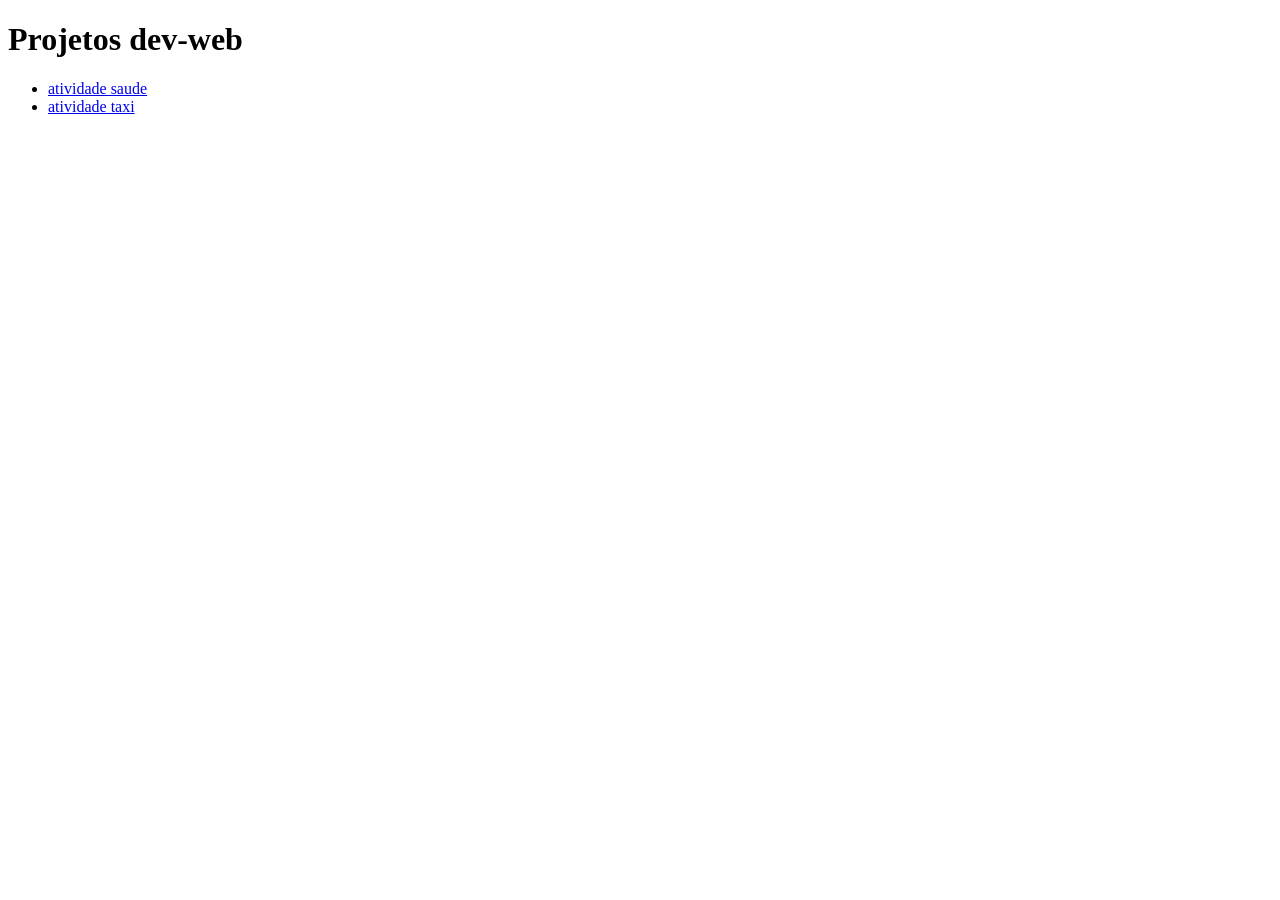
<file: index.html>
<!DOCTYPE html>
<html lang="en">
<head>
    <meta charset="UTF-8">
    <meta name="viewport" content="width=device-width, initial-scale=1.0">
    <title>Projetosdev-web</title>
</head>
<body>
    <main>
        <h1>
            Projetos dev-web
        </h1>
    <ul>
        <li>
            <a href="atv_saude/">atividade saude</a>
        </li>
        <li>
            <a href="atv-taxi/">atividade taxi</a>
        </li>
    </ul>
    </main>
</body>
</html>
</file>
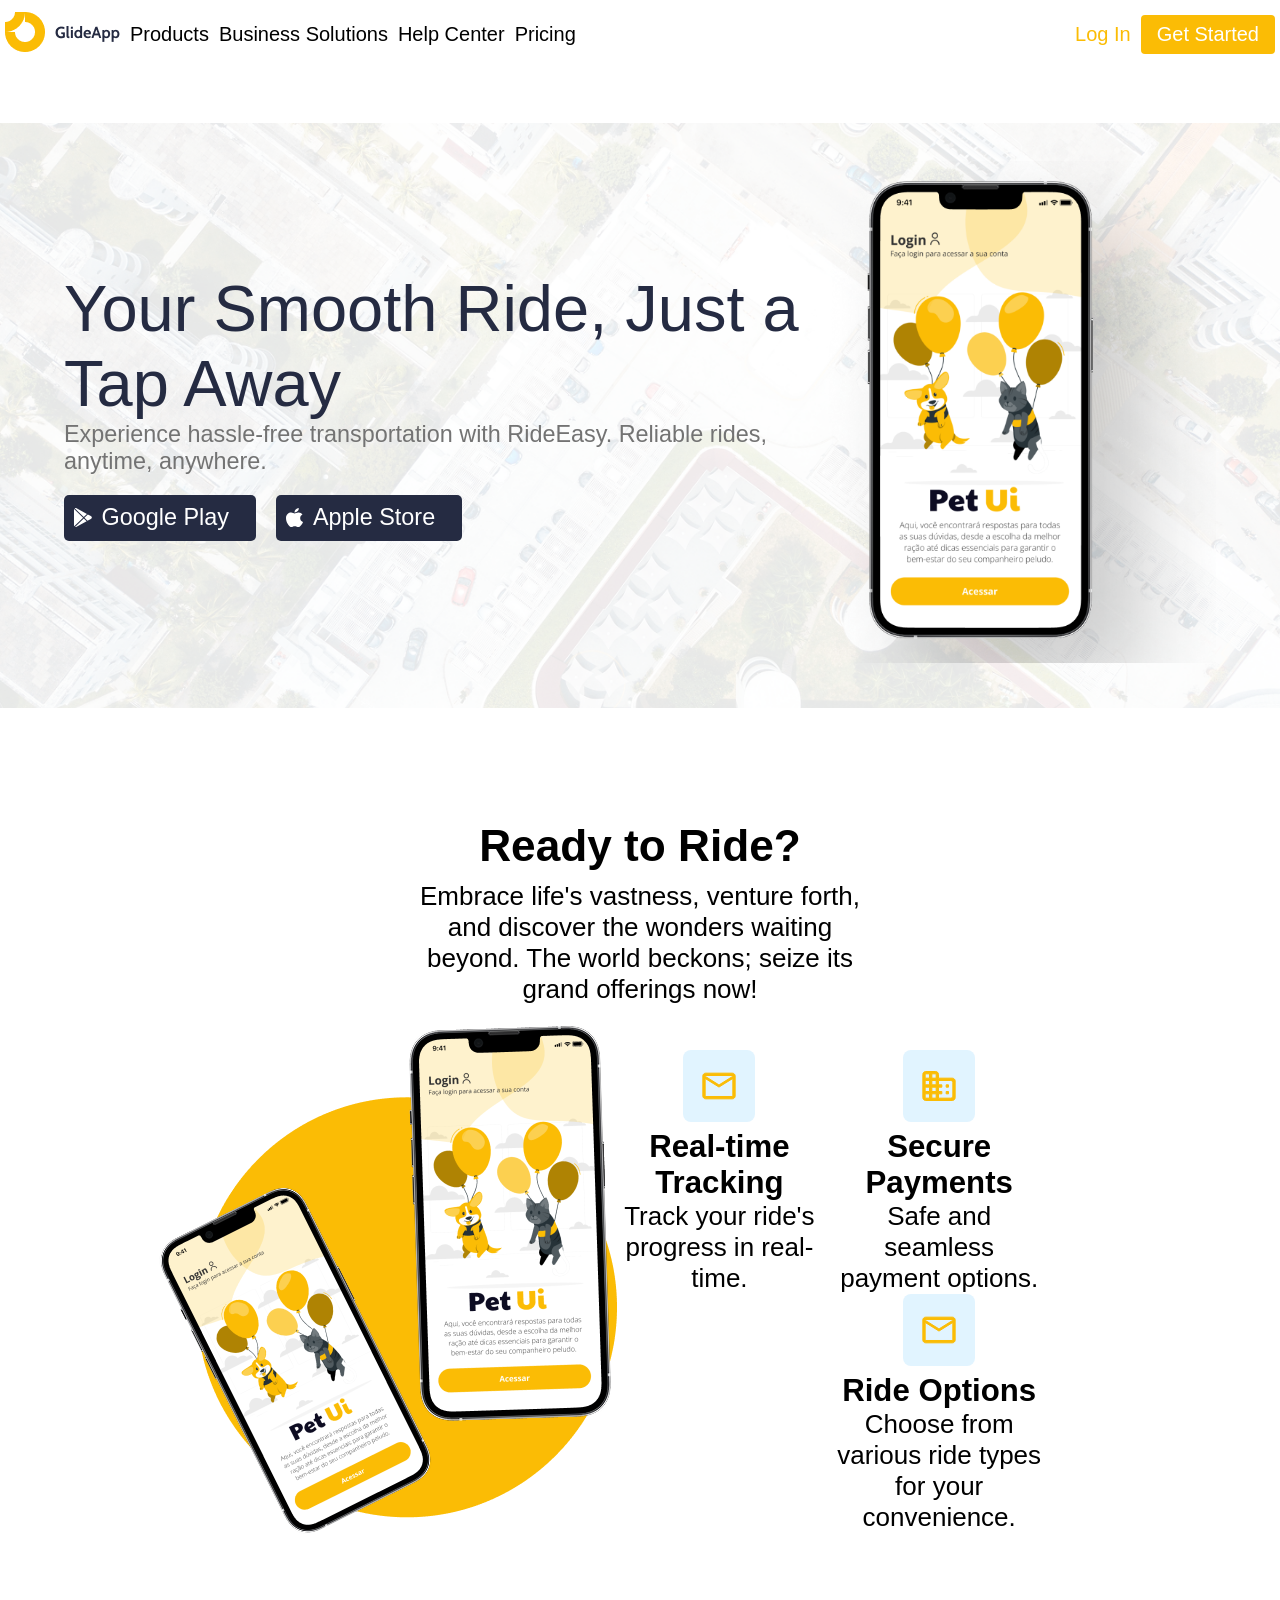
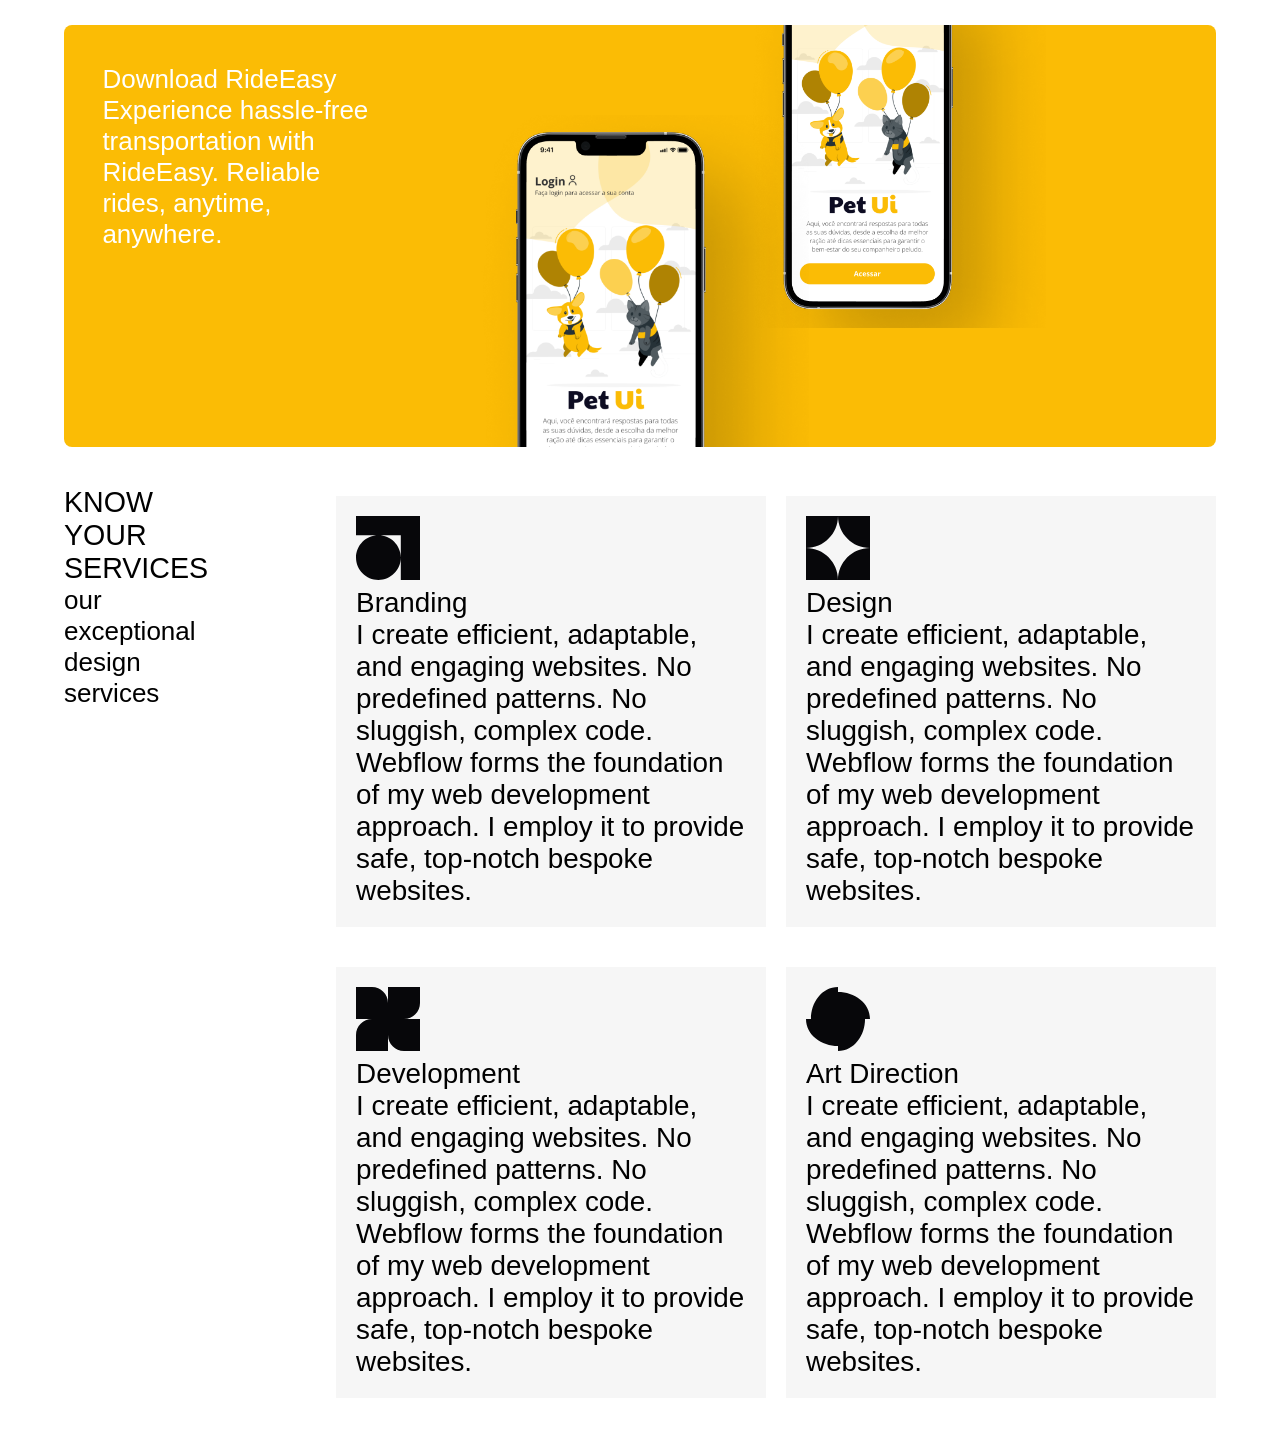
<file: atv-taxi/index.html>
<!doctype html>
<html lang="pt-BR">
  <head>
    <meta charset="UTF-8" />
    <meta name="viewport" content="width=device-width, initial-scale=1.0" />
    <title>Atividade Taxi</title>
    <link rel="stylesheet" href="css/reset.css" />
    <link rel="stylesheet" href="css/style.css" />
  </head>
  <body>
    <header>
      <nav>
        <ul>
          <li>
            <a href="#"
              ><img src="images/logo-glide-app.png" alt="logoGlide"
            /></a>
          </li>
          <li>
            <a href="#">Products</a>
          </li>
          <li>
            <a href="#">Business Solutions</a>
          </li>
          <li>
            <a href="#">Help Center</a>
          </li>
          <li>
            <a href="#">Pricing</a>
          </li>
        </ul>
        <ul>
          <li class="text-yellow">
            <a href="#">Log In</a>
          </li>
          <li class="button-yellow">
            <a href="#">Get Started</a>
          </li>
        </ul>
      </nav>
    </header>
    <main>
      <section class="banner">
        <div>
          <h1>Your Smooth Ride, Just a Tap Away</h1>
          <p>
            Experience hassle-free transportation with RideEasy. Reliable rides,
            anytime, anywhere.
          </p>

          <p class="buttons">
            <a href="#">
              <img src="images/icon-button-google.svg" alt="icon-button" />
              <span>Google Play</span>
            </a>
            <a href="#">
              <img src="images/icon-apple-ios.svg" alt="icon-button" />
              <span> Apple Store </span>
            </a>
          </p>
        </div>
        <div class="image">
          <img src="images/iphone-pet-ui.png" alt="iphone-img" />
        </div>
      </section>
      <section class="ready">
        <h2>Ready to Ride?</h2>
        <p>
          Embrace life's vastness, venture forth, and discover the wonders
          waiting beyond. The world beckons; seize its grand offerings now!
        </p>
        <div>
          <div class="imagem">
            <img src="images/smartphones-pet-uis.png" alt="smartphones-img" />
          </div>
          <div class="lista">
            <ul>
              <li>
                <img src="images/icon-back-blue-letter.svg" alt="icone-carta" />
                <h3>Real-time Tracking</h3>
                <p>Track your ride's progress in real-time.</p>
              </li>
              <li>
                <img
                  src="images/icon-back-blue-building.svg"
                  alt="icone-build"
                />
                <h3>Secure Payments</h3>
                <p>Safe and seamless payment options.</p>
                <img
                  src="images/icon-back-blue-letter.svg"
                  alt="icone-letter"
                />
                <h3>Ride Options</h3>
                <p>Choose from various ride types for your convenience.</p>
              </li>
            </ul>
          </div>
        </div>
      </section>
      <section class="download">
        <h2>Download RideEasy</h2>
        <p>
          Experience hassle-free transportation with RideEasy. Reliable rides,
          anytime, anywhere.
        </p>
        <p>
          <button>

          </button>
        </p>
        </div>
      </section>
      <section class="services">
      <div class="text">
        <h2> KNOW YOUR SERVICES</h2>
        <p>
          our exceptional design services
        </p>
        </div>
      </div>
      <ul>
         <li>
            <img src="images/icon-brading.svg" alt="">
          <h3>
            Branding
          </h3>
          <p>
            I create efficient, adaptable, and engaging websites. No predefined patterns. No sluggish, complex code. Webflow forms the foundation of my web development approach. I employ it to provide safe, top-notch bespoke websites.
          </p>
         </li>
          <li>
            <img src="images/icon-design.svg" alt="">
            <h3>
              Design
            </h3>
            <p>
              I create efficient, adaptable, and engaging websites. No predefined patterns. No sluggish, complex code. Webflow forms the foundation of my web development approach. I employ it to provide safe, top-notch bespoke websites.
            </p>
          </li>
          <li>
            <img src="images/icon-development.svg" alt="">
            <h3>
              Development
            </h3>
            <p>
              I create efficient, adaptable, and engaging websites. No predefined patterns. No sluggish, complex code. Webflow forms the foundation of my web development approach. I employ it to provide safe, top-notch bespoke websites.
            </p>
            <li>
              <img src="images/icon-art.svg" alt="">
              <h3>
                Art Direction
              </h3>
              <p>
                I create efficient, adaptable, and engaging websites. No predefined patterns. No sluggish, complex code. Webflow forms the foundation of my web development approach. I employ it to provide safe, top-notch bespoke websites.
              </p>
            </li>
          </li>
      </ul>
    </section>
    </main>
  </body>
</html>
</file>
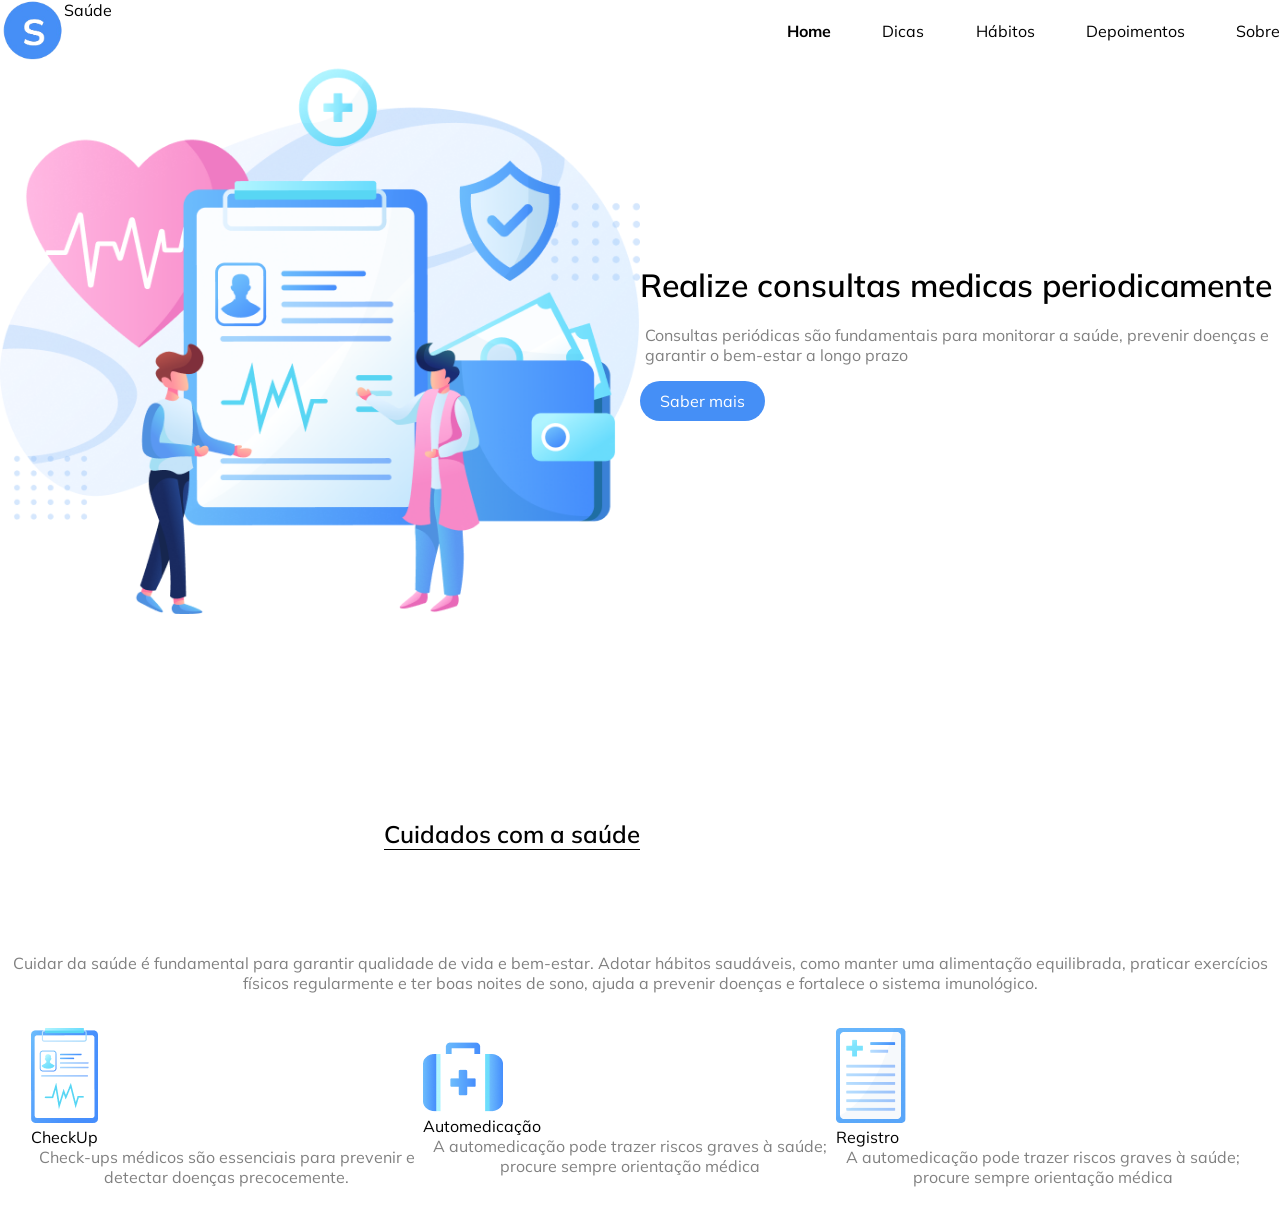
<file: atv_saude/index.html>
<!DOCTYPE html>
<html lang="en">
<head>
    <meta charset="UTF-8">
    <meta name="viewport" content="width=device-width, initial-scale=1.0">
    <title>Saúde</title>
    <link rel="stylesheet" href="css/reset.css">
    <link rel="stylesheet" href="css/style.css">
    <link rel="preconnect" href="https://fonts.googleapis.com">
    <link rel="preconnect" href="https://fonts.gstatic.com" crossorigin>
    <link href="https://fonts.googleapis.com/css2?family=Mulish:ital,wght@0,200..1000;1,200..1000&display=swap" rel="stylesheet">
</head>
<body>
    <header>
        <nav>
            <div class="sla">
                  <img src="images/logo.png" alt="logo">
                  <h1>Saúde</h1>
            </div>
            <ul>
                <li class="home">
                    <a href="index.html">Home</a>
                </li>
                <li>
                    <a href="#">Dicas</a>
                </li>
                <li>
                    <a href="#">Hábitos</a>
                </li>
                <li>
                    <a href="#">Depoimentos</a>
                </li>
                <li>
                    <a href="#">Sobre</a>
                </li>
            </ul>
        </nav>
    </header>
    <main>
        <section class="inicio">
            <img src="images/fotoinvio.png" alt="">
            <div>
                <h3>Realize consultas <span>medicas </span> periodicamente</h3>
            <p>
            Consultas periódicas são fundamentais para 
            monitorar a saúde, prevenir doenças e garantir
            o bem-estar a longo prazo
            </p>
            <a href="#">Saber mais</a>
            </div>
        </section>       
        <section class="cuidados">
            <h2>
                Cuidados com a saúde
            </h2>
            <p>
                Cuidar da saúde é fundamental para garantir qualidade de vida e bem-estar. Adotar hábitos saudáveis, como manter uma alimentação equilibrada, praticar exercícios físicos regularmente e ter boas noites de sono, ajuda a prevenir doenças e fortalece o sistema imunológico.
            </p>
            <ul>
                <li>
                    <img src="images/sla.png" alt="">
                    <h3>
                        CheckUp
                    </h3>
                    <p>
                        Check-ups médicos são essenciais para prevenir e detectar doenças precocemente.
                    </p>
                </li>
                <li>
                    <img src="images/maleta.png" alt="">
                    <h3>
                        Automedicação
                    </h3>
                    <p>
                        A automedicação pode trazer riscos graves à saúde; procure sempre orientação médica
                    </p>
                </li>
                <li>
                    <img src="images/pranceta.png" alt="">
                    <h3>
                        Registro
                    </h3>
                    <p>
                        A automedicação pode trazer riscos graves à saúde; procure sempre orientação médica
                    </p>
                </li>
            </ul>
        </section>
    </main>
</body>
</html>
</file>
<file: atv-taxi/css/style.css>
html {
  font-size: clamp(1rem, calc(0.5rem + 2vw), 1.625rem);
  font-family:
    "Trebuchet MS", "Lucida Sans Unicode", "Lucida Grande", "Lucida Sans",
    Arial, sans-serif;
}

header {
  padding: 10px;
  text-align: center;
}

header li {
  margin: 10px 0 0 0;
}

.text-yellow {
  color: #fbbc05;
}

.button-yellow a {
  padding: 8px 16px;
  background-color: #fbbc05;
  border-radius: 4px;
  color: white;
  display: inline-block;
}

/* === Banner === */
.banner {
  background-image: url(../images/background-banner.png);
  background-size: 100% auto;
  padding: 3vw 5vw;
  margin: 5vw 0;
}

.banner div.image {
  display: none;
}

.banner h1 {
  font-size: 2.5rem;
  color: #252b42;
}

.banner p {
  font-size: 0.9rem;
  color: #737373;
  margin-bottom: 20px;
}

.banner a {
  background: #252b42;
  display: flex;
  align-items: center;
  border-radius: 5px;
  padding: 4px 10px;
  gap: 10px;
}

.banner p.buttons {
  display: flex;
  color: white;
  gap: 20px;
}

.banner p.buttons img {
  height: 50%;
}

.ready div.imagem {
  display: none;
}

.ready {
  text-align: center;
  padding: 3vw 5vw;
}
.ready > p {
  margin-bottom: 20px;
}

.ready h2 {
  font-size: 1.7rem;
  font-weight: 700;
  padding: 10px 0;
}

.ready div.lista li {
  margin-top: 25px;
}

.ready div.lista h3 {
  font-size: 1.2rem;
  font-weight: 700;
}

.download {
  margin: 3vw 5vw;
  border-radius: 8px;
  padding: 10px;
  color: white;
  background-color: #fbbc05;
}
section.dowload h2 {
  font-size:1.5rem;
  margin: 20px 0 20px 0;
}
section.dowload button {
  background: #252b42
  padding 10px; 
}
section.services {
  margin: 3vw 5vw 3vw 5vw;
}
section.services h2 {
  font-size: 1.1rem;
}
section.services div.text {
  margin: 0 0 20px 0;
}
section.services ul li {
  background: #F6F6F6;
  padding: 20px 20px 20px 20px;
  margin: 10px 0 10px 0;
}
section.services ul li {
  font-size: 1.07rem;

}


@media only screen and (min-width: 600px) {
  nav {
    display: flex;
    justify-content: space-between;
  }

  header ul {
    display: flex;
    align-items: center;
    gap: 10px;
  }

  header {
    padding: 2px 5px;
    font-size: 20px;
  }

  .banner {
    align-items: center;
    display: flex;
  }

  .banner div.image {
    display: block;
  }

  .ready div.imagem {
    display: block;
  }

  .ready > p {
    padding: 0 30%;
  }

  .ready > div {
    display: flex;
    justify-content: center;
  }

  .ready div.lista ul {
    display: flex;
    flex-wrap: wrap;
    gap: 15px;
    width: 40vw;
  }

  .ready div.lista li {
    width: 40%;
  }
  .download{
    padding: 3vw 3vw 3vw 3vw;
    background: url(../images/iphone-pet-ui.png) no-repeat, url(../images/iphone-pet-ui.png) no-repeat, #fbbc05 ;
    background-size: auto 100%, auto 90%;
    background-position: center 7vw, 80% -6vw;
  }
  .download p {
    width: 25%;
    margin: 0 0 5vw 0;

  }
  section.services {
    display: flex;
    gap: 10vw;
  }
  section.services div.text {
    width: 30%;
  }
  section.services ul {
    display: grid;
    grid-template-columns: 1fr 1fr;
    gap: 20px;
  }
}
</file>
<file: atv_saude/css/style.css>
html{
    font-family: 'Mulish',sans-serif;
}
header nav{
    display: flex;
    justify-content: space-between;
    align-items: center;
}
header nav div.sla{
    max-width: 5vw;
    display: flex;
}
header nav ul{
    display: flex;
    gap: 4vw;
}
header nav ul li.home{
    font-weight: 700;
}
section.inicio{
    display: flex;
    align-items: center;
}
section.inicio img{
    max-width: 50%;
}
section.inicio div h3{
    font-size: 2rem;
    font-weight: 600;
}
section.inicio div p{
    padding: 20px 5px 26px 5px;
    color: gray;
}
section.inicio div a{
    background-color: #458FF6;
    padding: 10px 20px 10px 20px;
    border-radius: 3vw;
    color: white;
}
section.cuidados h2{
    text-align: center;
    font-size: 1.5rem;
    font-weight: 600;
    margin: 20vw 0vw 3vw;
    border-bottom: 1px solid;display:inline-block;
    padding: 8vw 0vw 0vw;
    margin: 8vw 0vw;
    margin-left: 30vw;
    

}
section.cuidados p{
    text-align: center;
    color: gray;
}
section.cuidados ul{
    align-items: center;
    display: flex;
    justify-content: space-between;
    padding: 10px 5px 10px 5px;
    margin: 2vw;
}
</file>
